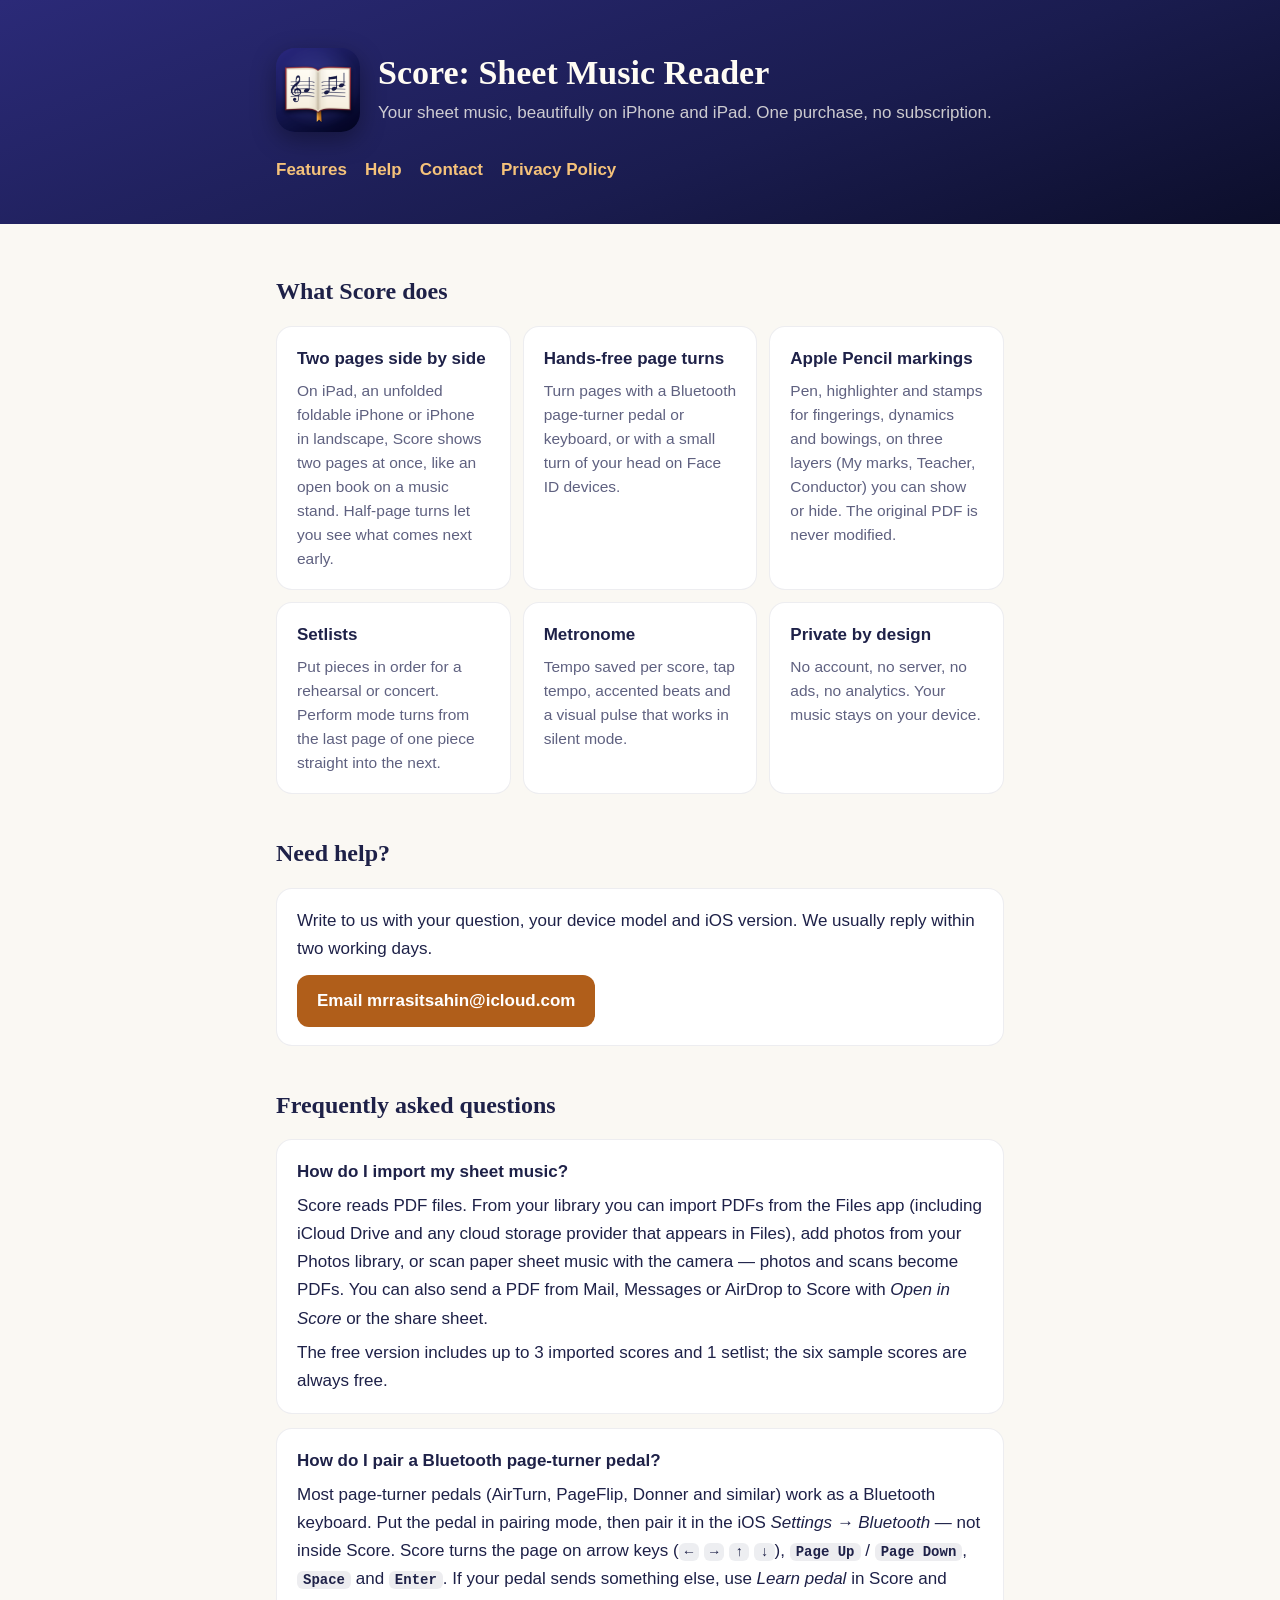
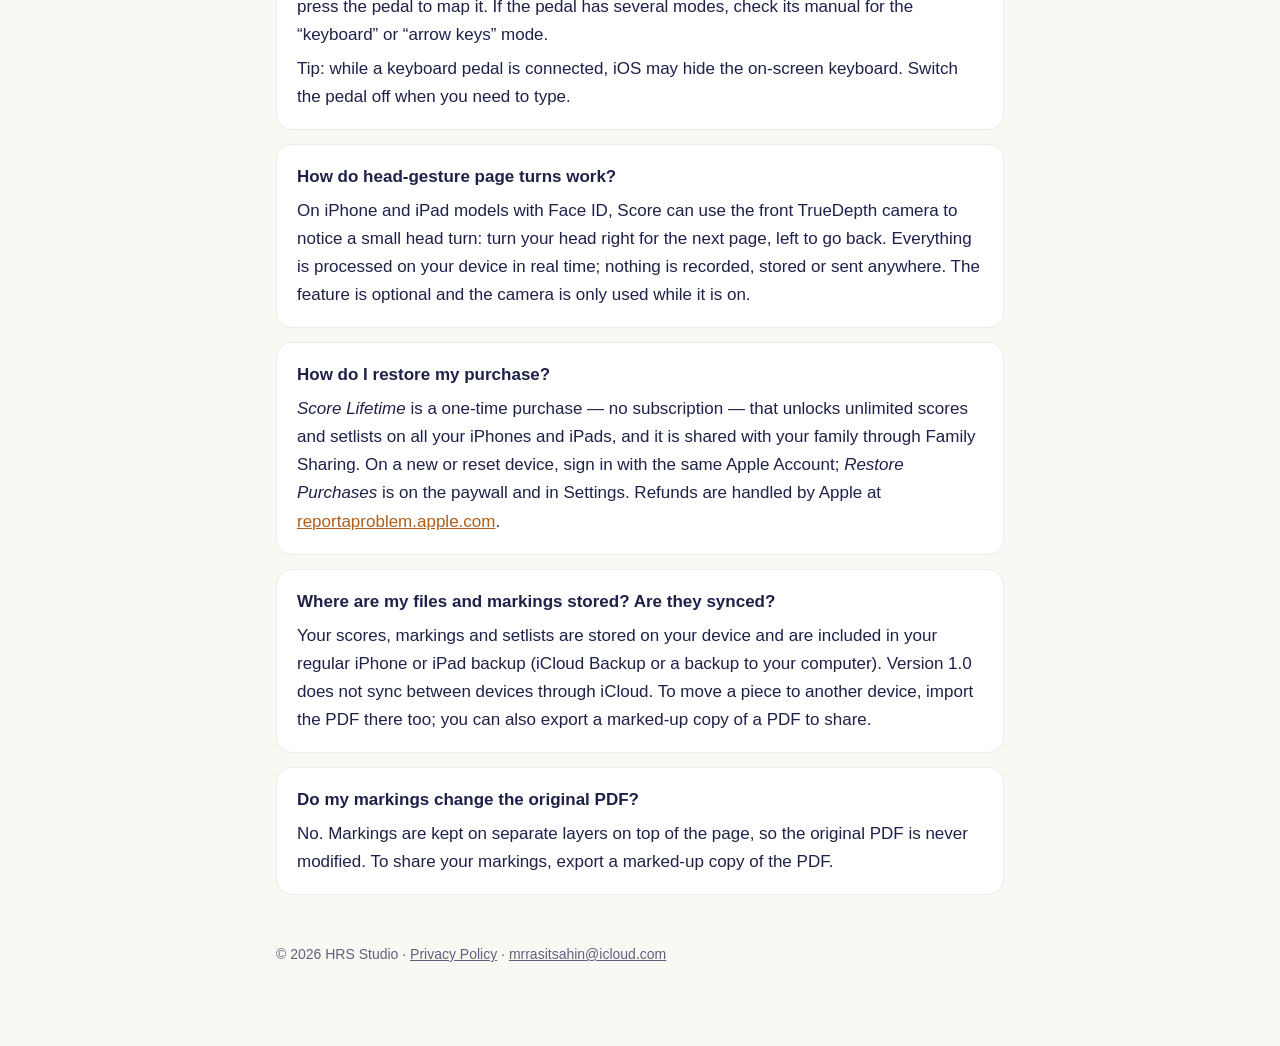
<file: index.html>
<!doctype html>
<html lang="en">
<head>
<meta charset="utf-8">
<meta name="viewport" content="width=device-width,initial-scale=1">
<title>Score: Sheet Music Reader — Support</title>
<meta name="description" content="Support for Score: Sheet Music Reader, a PDF sheet music reader for iPhone and iPad with two-page view, hands-free page turns, Apple Pencil markings, setlists and a metronome.">
<link rel="stylesheet" href="style.css">
<link rel="icon" href="icon.png">
<link rel="apple-touch-icon" href="icon.png">
</head>
<body>
<div class="hero"><div class="wrap">
<header><img src="icon.png" alt=""><div><h1>Score: Sheet Music Reader</h1><p class="sub">Your sheet music, beautifully on iPhone and iPad. One purchase, no subscription.</p></div></header>
<nav><a href="#features">Features</a><a href="#help">Help</a><a href="#contact">Contact</a><a href="privacy.html">Privacy Policy</a></nav>
</div></div>
<main class="wrap">

<h2 id="features">What Score does</h2>
<div class="features">
<div class="card"><strong>Two pages side by side</strong><p>On iPad, an unfolded foldable iPhone or iPhone in landscape, Score shows two pages at once, like an open book on a music stand. Half-page turns let you see what comes next early.</p></div>
<div class="card"><strong>Hands-free page turns</strong><p>Turn pages with a Bluetooth page-turner pedal or keyboard, or with a small turn of your head on Face ID devices.</p></div>
<div class="card"><strong>Apple Pencil markings</strong><p>Pen, highlighter and stamps for fingerings, dynamics and bowings, on three layers (My marks, Teacher, Conductor) you can show or hide. The original PDF is never modified.</p></div>
<div class="card"><strong>Setlists</strong><p>Put pieces in order for a rehearsal or concert. Perform mode turns from the last page of one piece straight into the next.</p></div>
<div class="card"><strong>Metronome</strong><p>Tempo saved per score, tap tempo, accented beats and a visual pulse that works in silent mode.</p></div>
<div class="card"><strong>Private by design</strong><p>No account, no server, no ads, no analytics. Your music stays on your device.</p></div>
</div>

<h2 id="contact">Need help?</h2>
<div class="card"><p>Write to us with your question, your device model and iOS version. We usually reply within two working days.</p>
<a class="btn" href="mailto:mrrasitsahin@icloud.com?subject=Score%20support">Email mrrasitsahin@icloud.com</a></div>

<h2 id="help">Frequently asked questions</h2>
<div class="card"><strong>How do I import my sheet music?</strong>
<p>Score reads PDF files. From your library you can import PDFs from the Files app (including iCloud Drive and any cloud storage provider that appears in Files), add photos from your Photos library, or scan paper sheet music with the camera — photos and scans become PDFs. You can also send a PDF from Mail, Messages or AirDrop to Score with <em>Open in Score</em> or the share sheet.</p>
<p>The free version includes up to 3 imported scores and 1 setlist; the six sample scores are always free.</p></div>
<div class="card"><strong>How do I pair a Bluetooth page-turner pedal?</strong>
<p>Most page-turner pedals (AirTurn, PageFlip, Donner and similar) work as a Bluetooth keyboard. Put the pedal in pairing mode, then pair it in the iOS <em>Settings → Bluetooth</em> — not inside Score. Score turns the page on arrow keys (<kbd>←</kbd> <kbd>→</kbd> <kbd>↑</kbd> <kbd>↓</kbd>), <kbd>Page Up</kbd> / <kbd>Page Down</kbd>, <kbd>Space</kbd> and <kbd>Enter</kbd>. If your pedal sends something else, use <em>Learn pedal</em> in Score and press the pedal to map it. If the pedal has several modes, check its manual for the “keyboard” or “arrow keys” mode.</p>
<p>Tip: while a keyboard pedal is connected, iOS may hide the on-screen keyboard. Switch the pedal off when you need to type.</p></div>
<div class="card"><strong>How do head-gesture page turns work?</strong>
<p>On iPhone and iPad models with Face ID, Score can use the front TrueDepth camera to notice a small head turn: turn your head right for the next page, left to go back. Everything is processed on your device in real time; nothing is recorded, stored or sent anywhere. The feature is optional and the camera is only used while it is on.</p></div>
<div class="card"><strong>How do I restore my purchase?</strong>
<p><em>Score Lifetime</em> is a one-time purchase — no subscription — that unlocks unlimited scores and setlists on all your iPhones and iPads, and it is shared with your family through Family Sharing. On a new or reset device, sign in with the same Apple Account; <em>Restore Purchases</em> is on the paywall and in Settings. Refunds are handled by Apple at <a href="https://reportaproblem.apple.com">reportaproblem.apple.com</a>.</p></div>
<div class="card"><strong>Where are my files and markings stored? Are they synced?</strong>
<p>Your scores, markings and setlists are stored on your device and are included in your regular iPhone or iPad backup (iCloud Backup or a backup to your computer). Version 1.0 does not sync between devices through iCloud. To move a piece to another device, import the PDF there too; you can also export a marked-up copy of a PDF to share.</p></div>
<div class="card"><strong>Do my markings change the original PDF?</strong>
<p>No. Markings are kept on separate layers on top of the page, so the original PDF is never modified. To share your markings, export a marked-up copy of the PDF.</p></div>

<footer>© 2026 HRS Studio · <a href="privacy.html">Privacy Policy</a> · <a href="mailto:mrrasitsahin@icloud.com">mrrasitsahin@icloud.com</a></footer>
</main>
</body>
</html>
</file>
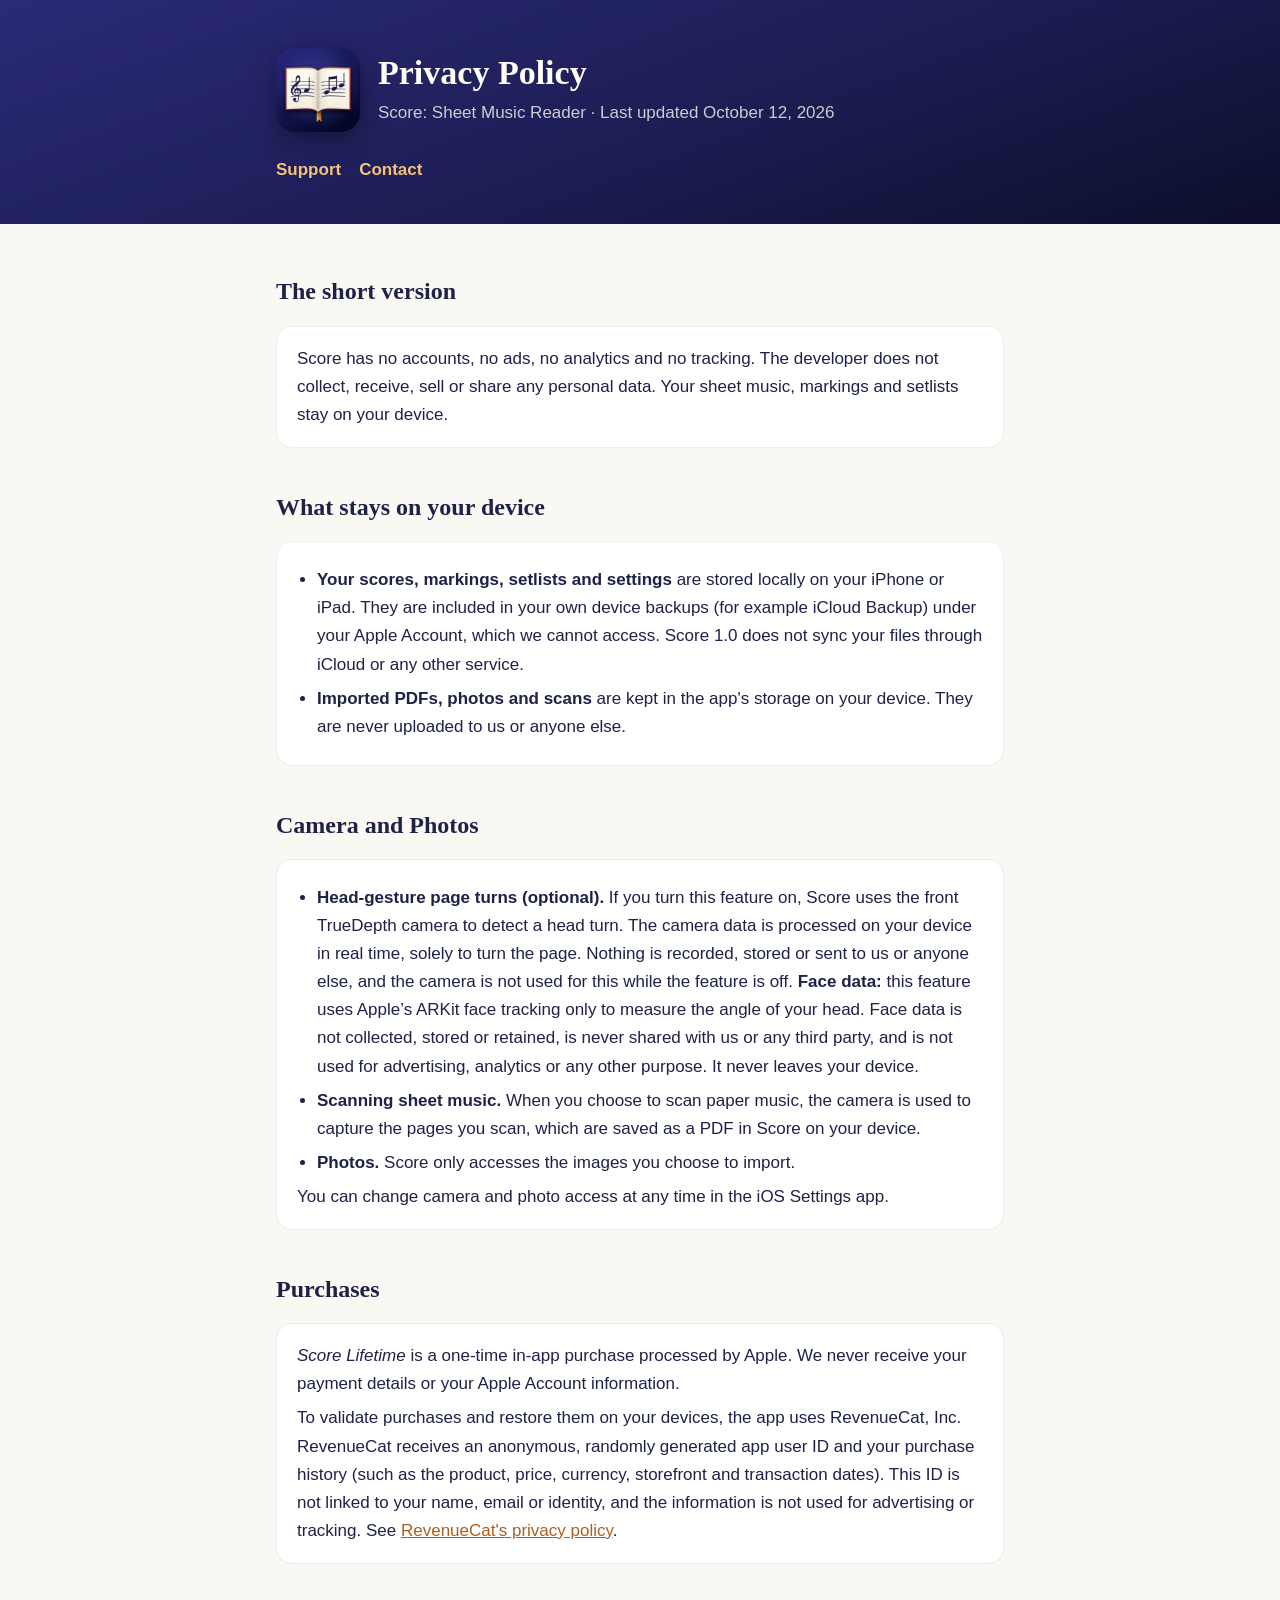
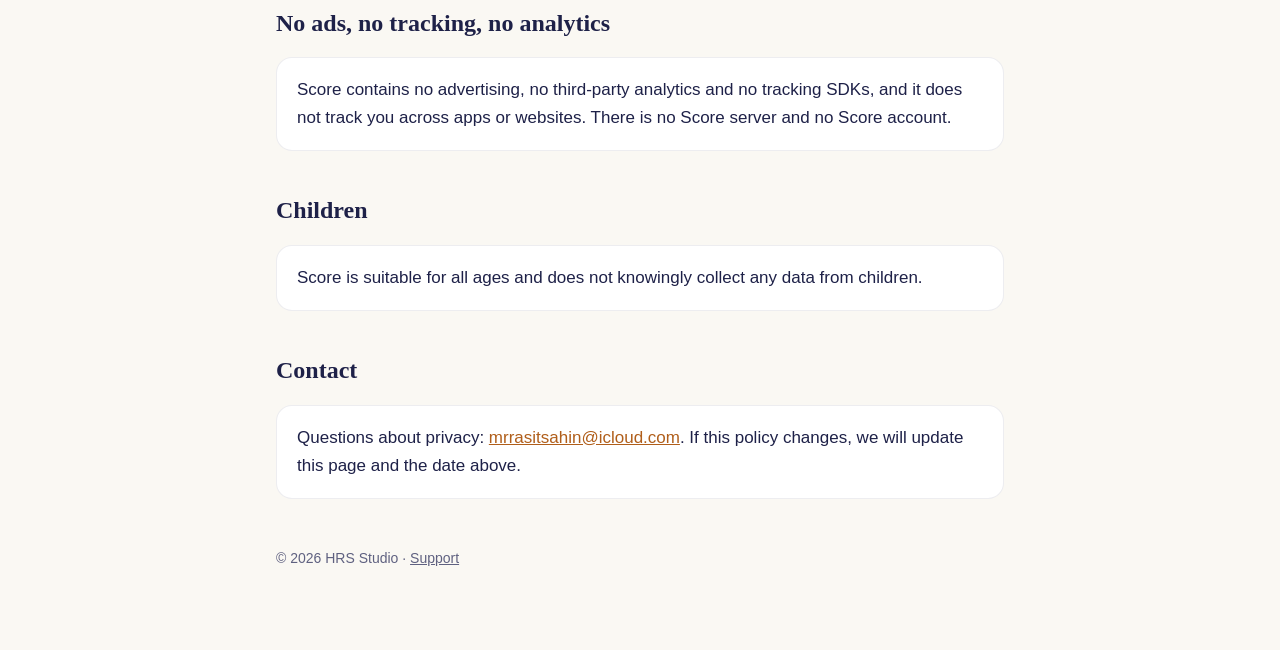
<file: privacy.html>
<!doctype html>
<html lang="en">
<head>
<meta charset="utf-8">
<meta name="viewport" content="width=device-width,initial-scale=1">
<title>Score: Sheet Music Reader — Privacy Policy</title>
<meta name="description" content="Privacy Policy for Score: Sheet Music Reader. No data is collected by the developer; your music stays on your device.">
<link rel="stylesheet" href="style.css">
<link rel="icon" href="icon.png">
<link rel="apple-touch-icon" href="icon.png">
</head>
<body>
<div class="hero"><div class="wrap">
<header><img src="icon.png" alt=""><div><h1>Privacy Policy</h1><p class="sub">Score: Sheet Music Reader · Last updated October 12, 2026</p></div></header>
<nav><a href="index.html">Support</a><a href="#contact">Contact</a></nav>
</div></div>
<main class="wrap">

<h2>The short version</h2>
<div class="card"><p>Score has no accounts, no ads, no analytics and no tracking. The developer does not collect, receive, sell or share any personal data. Your sheet music, markings and setlists stay on your device.</p></div>

<h2>What stays on your device</h2>
<div class="card"><ul>
<li><strong>Your scores, markings, setlists and settings</strong> are stored locally on your iPhone or iPad. They are included in your own device backups (for example iCloud Backup) under your Apple Account, which we cannot access. Score 1.0 does not sync your files through iCloud or any other service.</li>
<li><strong>Imported PDFs, photos and scans</strong> are kept in the app's storage on your device. They are never uploaded to us or anyone else.</li>
</ul></div>

<h2>Camera and Photos</h2>
<div class="card"><ul>
<li><strong>Head-gesture page turns (optional).</strong> If you turn this feature on, Score uses the front TrueDepth camera to detect a head turn. The camera data is processed on your device in real time, solely to turn the page. Nothing is recorded, stored or sent to us or anyone else, and the camera is not used for this while the feature is off. <strong>Face data:</strong> this feature uses Apple&rsquo;s ARKit face tracking only to measure the angle of your head. Face data is not collected, stored or retained, is never shared with us or any third party, and is not used for advertising, analytics or any other purpose. It never leaves your device.</li>
<li><strong>Scanning sheet music.</strong> When you choose to scan paper music, the camera is used to capture the pages you scan, which are saved as a PDF in Score on your device.</li>
<li><strong>Photos.</strong> Score only accesses the images you choose to import.</li>
</ul><p>You can change camera and photo access at any time in the iOS Settings app.</p></div>

<h2>Purchases</h2>
<div class="card"><p><em>Score Lifetime</em> is a one-time in-app purchase processed by Apple. We never receive your payment details or your Apple Account information.</p>
<p>To validate purchases and restore them on your devices, the app uses RevenueCat, Inc. RevenueCat receives an anonymous, randomly generated app user ID and your purchase history (such as the product, price, currency, storefront and transaction dates). This ID is not linked to your name, email or identity, and the information is not used for advertising or tracking. See <a href="https://www.revenuecat.com/privacy">RevenueCat's privacy policy</a>.</p></div>

<h2>No ads, no tracking, no analytics</h2>
<div class="card"><p>Score contains no advertising, no third-party analytics and no tracking SDKs, and it does not track you across apps or websites. There is no Score server and no Score account.</p></div>

<h2>Children</h2>
<div class="card"><p>Score is suitable for all ages and does not knowingly collect any data from children.</p></div>

<h2 id="contact">Contact</h2>
<div class="card"><p>Questions about privacy: <a href="mailto:mrrasitsahin@icloud.com">mrrasitsahin@icloud.com</a>. If this policy changes, we will update this page and the date above.</p></div>

<footer>© 2026 HRS Studio · <a href="index.html">Support</a></footer>
</main>
</body>
</html>
</file>
<file: style.css>
:root{--bg:#faf8f3;--fg:#1e2148;--muted:#5f6180;--accent:#b05e1a;--card:#ffffff;--line:rgba(30,33,72,.08);--hero:#1a1c4f;--hero2:#2b2a78}
@media (prefers-color-scheme:dark){:root{--bg:#121212;--fg:#f1eee6;--muted:#a9a8b8;--accent:#f0a24a;--card:#1d1d24;--line:rgba(255,255,255,.08);--hero:#14153a;--hero2:#24236a}}
*{box-sizing:border-box}
html{-webkit-text-size-adjust:100%}
body{margin:0;background:var(--bg);color:var(--fg);font:17px/1.65 -apple-system,BlinkMacSystemFont,"Segoe UI",Roboto,sans-serif}
.hero{background:linear-gradient(160deg,var(--hero2),var(--hero) 60%,#0c0e2a);color:#fffcf4}
.hero .wrap{padding-top:48px;padding-bottom:40px}
.wrap{max-width:760px;margin:0 auto;padding:0 16px}
main.wrap{padding-top:8px;padding-bottom:80px}
header{display:flex;gap:18px;align-items:center}
header img{width:84px;height:84px;border-radius:19px;box-shadow:0 8px 24px rgba(0,0,0,.35);flex:none}
h1{margin:0;font-family:ui-serif,"New York",Georgia,serif;font-size:34px;line-height:1.15;font-weight:700}
.sub{margin:6px 0 0;color:rgba(255,252,244,.78)}
.hero nav{margin-top:24px;display:flex;flex-wrap:wrap;gap:8px 18px}
.hero nav a{color:#f5c27a;font-weight:600;text-decoration:none}
.hero nav a:hover{text-decoration:underline}
h2{font-family:ui-serif,"New York",Georgia,serif;font-size:24px;margin:40px 0 8px}
.card{background:var(--card);border:1px solid var(--line);border-radius:16px;padding:18px 20px;margin:14px 0}
.card p{margin:6px 0 0}.card p:first-child{margin-top:0}
.card ul{margin:6px 0 0;padding-left:20px}.card li{margin:6px 0}
.features{display:grid;grid-template-columns:repeat(auto-fit,minmax(220px,1fr));gap:12px;margin-top:14px}
.features .card{margin:0}
.features strong{display:block;margin-bottom:2px}
.features p{color:var(--muted);font-size:15.5px;line-height:1.55}
a{color:var(--accent)}
.btn{display:inline-block;margin-top:12px;background:var(--accent);color:#fff;text-decoration:none;padding:12px 20px;border-radius:12px;font-weight:600}
@media (prefers-color-scheme:dark){.btn{color:#1a1206}}
kbd{font:600 14px ui-monospace,SFMono-Regular,Menlo,monospace;background:var(--line);border-radius:6px;padding:1px 6px}
footer{color:var(--muted);font-size:14px;margin-top:48px}
footer a{color:var(--muted)}
@media (max-width:480px){h1{font-size:28px}header img{width:68px;height:68px;border-radius:15px}}
</file>
